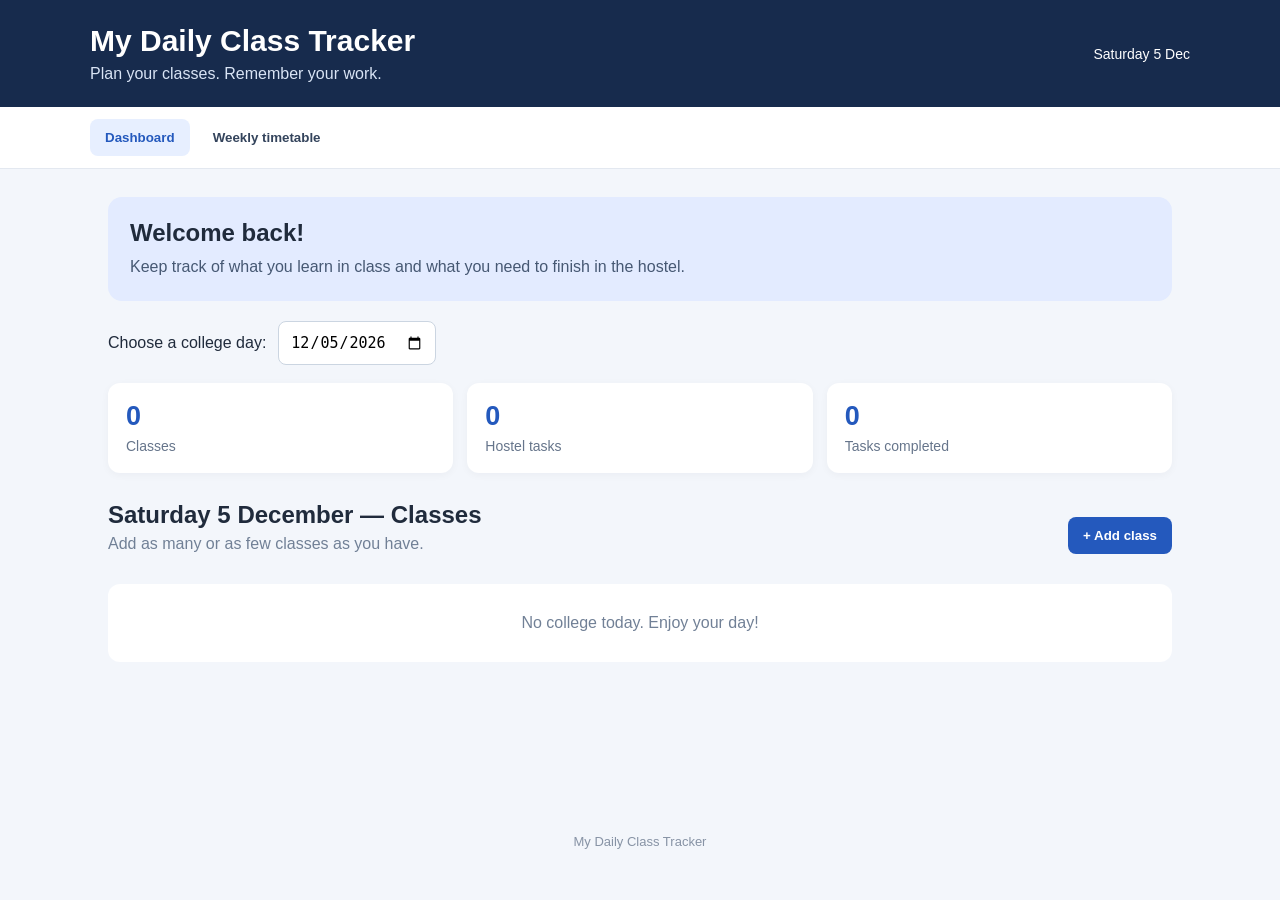
<file: index.html>
<!DOCTYPE html>
<html lang="en">
<head>
  <meta charset="UTF-8">
  <meta name="viewport" content="width=device-width, initial-scale=1">
  <meta name="theme-color" content="#172b4d">
  <meta name="description" content="Plan college classes, record lecture notes and track hostel work.">
  <title>My Daily Class Tracker</title>
  <link rel="manifest" href="./manifest.json">
  <link rel="icon" href="./icon-192.png">
  <link rel="stylesheet" href="./style.css">
</head>
<body>
  <header class="header">
    <div><h1>My Daily Class Tracker</h1><p>Plan your classes. Remember your work.</p></div>
    <div id="todayLabel" class="today"></div>
  </header>
  <nav class="nav">
    <button class="nav-btn active" data-page="dashboard">Dashboard</button>
    <button class="nav-btn" data-page="timetable">Weekly timetable</button>
  </nav>
  <main>
    <section id="dashboard" class="page active">
      <div class="welcome"><h2>Welcome back!</h2><p>Keep track of what you learn in class and what you need to finish in the hostel.</p></div>
      <div class="date-row"><label for="selectedDate">Choose a college day:</label><input type="date" id="selectedDate"></div>
      <div class="stats">
        <article class="stat"><strong id="classCount">0</strong><span>Classes</span></article>
        <article class="stat"><strong id="taskCount">0</strong><span>Hostel tasks</span></article>
        <article class="stat"><strong id="completedCount">0</strong><span>Tasks completed</span></article>
      </div>
      <div class="section-title"><div><h2 id="dayHeading">Today's classes</h2><p class="muted">Add as many or as few classes as you have.</p></div><button id="addClassBtn" class="primary">+ Add class</button></div>
      <div id="classList"></div>
      <div id="emptyMessage" class="empty" hidden>No classes added for this date yet.</div>
    </section>
    <section id="timetable" class="page">
      <h2>Weekly timetable</h2><p class="muted">Monday to Friday. Select a day to open its class notes.</p>
      <div id="weeklySchedule" class="weekly-grid"></div>
    </section>
  </main>
  <footer>My Daily Class Tracker</footer>

  <dialog id="classDialog">
    <form id="classForm" method="dialog">
      <div class="dialog-head"><h2>Add a class</h2><button type="button" id="closeDialog" class="x-btn" aria-label="Close">×</button></div>
      <label for="subject">Subject name</label><input id="subject" required maxlength="80" placeholder="e.g. Mathematics">
      <label for="teacher">Teacher name (optional)</label><input id="teacher" maxlength="80" placeholder="e.g. Mr Kumar">
      <label for="classTime">Class time</label><input id="classTime" type="time" required>
      <div class="dialog-actions"><button type="button" id="cancelDialog" class="secondary">Cancel</button><button type="submit" class="primary">Save class</button></div>
    </form>
  </dialog>
  <script src="./script.js"></script>
  <script>
    if ("serviceWorker" in navigator) {
      window.addEventListener("load", () => {
        navigator.serviceWorker.register("./service-worker.js")
          .catch(error => console.error("Service worker registration failed:", error));
      });
    }
  </script>
</body>
</html>
</file>
<file: style.css>
*{box-sizing:border-box}body{margin:0;font-family:Arial,sans-serif;background:#f3f6fb;color:#202b3c}.header{background:#172b4d;color:#fff;padding:24px max(5%,calc((100% - 1100px)/2));display:flex;justify-content:space-between;align-items:center;gap:16px}.header h1{margin:0 0 7px;font-size:clamp(22px,4vw,30px)}.header p{margin:0;color:#d9e4f5}.today{font-size:14px;text-align:right}.nav{display:flex;gap:8px;padding:12px max(5%,calc((100% - 1100px)/2));background:#fff;border-bottom:1px solid #e3e8f0}.nav-btn,.primary,.secondary{border:0;border-radius:8px;padding:11px 15px;font-weight:700;cursor:pointer}.nav-btn{background:transparent;color:#34445c}.nav-btn.active{background:#e7efff;color:#2459bd}.primary{background:#2459bd;color:#fff}.primary:hover{background:#194796}.secondary{background:#edf1f7;color:#34445c}main{max-width:1100px;margin:28px auto;padding:0 18px;min-height:65vh}.page{display:none}.page.active{display:block}.welcome{background:#e3ebff;border-radius:14px;padding:22px;margin-bottom:20px}.welcome h2{margin:0 0 8px}.welcome p{margin:0;color:#465873;line-height:1.5}.date-row{display:flex;align-items:center;gap:12px;margin:18px 0}.date-row input,.dialog-head~input,dialog input{padding:11px;border:1px solid #cbd5e1;border-radius:8px;font-size:15px}.stats{display:grid;grid-template-columns:repeat(3,1fr);gap:14px;margin:18px 0 28px}.stat{background:#fff;border-radius:12px;padding:18px;box-shadow:0 2px 9px #14213d0a}.stat strong{display:block;font-size:27px;color:#2459bd;margin-bottom:5px}.stat span{color:#66758b;font-size:14px}.section-title{display:flex;justify-content:space-between;align-items:center;gap:12px;margin-bottom:15px}.section-title h2{margin:0 0 5px}.muted{color:#718096;margin:6px 0 16px}.class-card{background:#fff;border:1px solid #e6ebf2;border-radius:13px;padding:18px;margin:14px 0;box-shadow:0 2px 8px #14213d08}.class-head{display:flex;justify-content:space-between;align-items:center;gap:12px;margin-bottom:16px}.class-head h3{margin:0 0 5px;color:#172b4d}.meta{font-size:13px;color:#718096}.delete{background:#fff0f0;color:#b42318;border:0;border-radius:7px;padding:9px 11px;cursor:pointer}.notes-grid{display:grid;grid-template-columns:1fr 1fr;gap:14px}.note-box{border-radius:10px;padding:14px;min-width:0}.taught{background:#eaf6ef}.hostel{background:#edf2ff}.note-box h4{margin:0 0 10px}.taught h4{color:#197344}.hostel h4{color:#2459bd}.note-box textarea{width:100%;min-height:105px;resize:vertical;border:1px solid #d4dce7;border-radius:7px;padding:10px;font:14px Arial;line-height:1.45}.small-help{font-size:12px;color:#61718a;margin:7px 0}.task-list{margin-top:10px}.task{display:flex;align-items:flex-start;gap:8px;margin:8px 0;font-size:14px;line-height:1.4}.task input{margin-top:2px}.task.done span{text-decoration:line-through;color:#8993a3}.save-tasks{margin-top:9px;padding:9px 12px;font-size:13px}.empty{background:#fff;padding:30px;text-align:center;border-radius:12px;color:#718096}.weekly-grid{display:grid;grid-template-columns:repeat(2,minmax(0,1fr));gap:14px;margin-top:20px}.day-card{background:#fff;border:1px solid #e4e9f1;border-radius:12px;padding:17px;cursor:pointer}.day-card:hover{border-color:#2459bd}.day-card h3{color:#2459bd;margin:0 0 8px}.day-card p{font-size:14px;margin:7px 0;color:#526176}.day-card .count{font-weight:700;color:#202b3c}footer{text-align:center;color:#8793a5;padding:24px;font-size:13px}dialog{border:0;border-radius:14px;padding:0;width:min(430px,calc(100% - 28px));box-shadow:0 20px 70px #0004}dialog::backdrop{background:#10182899}dialog form{padding:24px}dialog label{display:block;font-weight:700;font-size:14px;margin:14px 0 7px}dialog input{width:100%}.dialog-head{display:flex;justify-content:space-between;align-items:center}.dialog-head h2{margin:0}.x-btn{border:0;background:transparent;font-size:27px;cursor:pointer}.dialog-actions{display:flex;justify-content:flex-end;gap:9px;margin-top:20px}@media(max-width:650px){.header{align-items:flex-start;flex-direction:column}.today{text-align:left}.stats{gap:8px}.stat{padding:13px}.stat strong{font-size:23px}.notes-grid,.weekly-grid{grid-template-columns:1fr}.section-title{align-items:flex-start}.date-row{align-items:flex-start;flex-direction:column}.nav{overflow:auto}}
</file>
